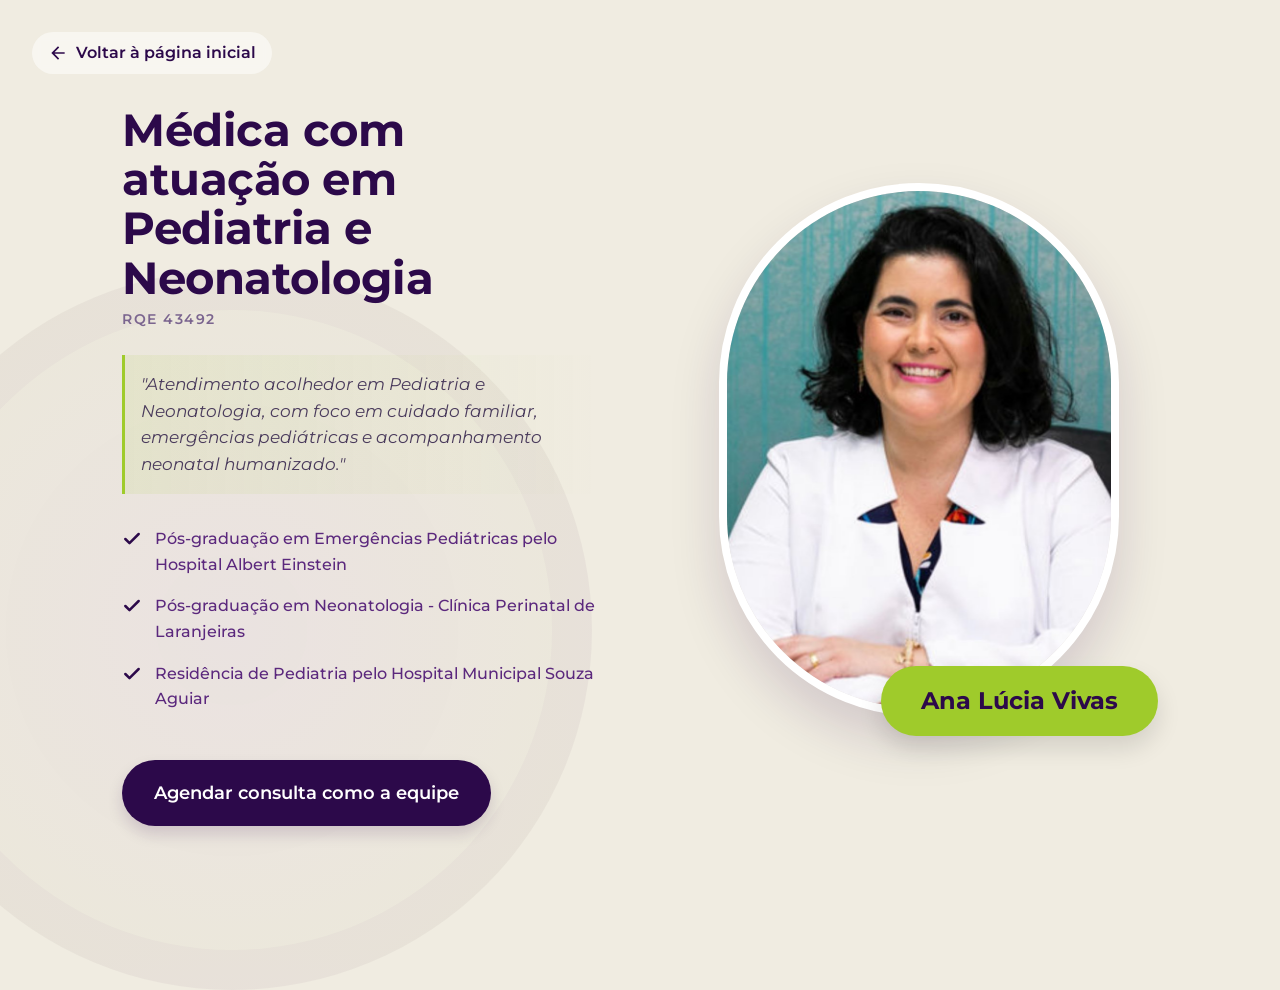
<file: equipe/ana.html>
<!DOCTYPE html>
<html lang="pt-BR">
<head>
    <meta charset="UTF-8">
    <meta name="viewport" content="width=device-width, initial-scale=1.0">
    <title>SOMA</title>
    <meta name="description" content="Conheça a Dra. Ana Lúcia Vivas, Médica com atuação em Pediatria e Neonatologia na Equipe SOMA.">
    
    <!-- Fonte Montserrat -->
    <link rel="preconnect" href="https://fonts.googleapis.com">
    <link rel="preconnect" href="https://fonts.gstatic.com" crossorigin>
    <link href="https://fonts.googleapis.com/css2?family=Montserrat:ital,wght@0,400;0,500;0,600;0,700;1,400&display=swap" rel="stylesheet">
    <link rel="stylesheet" href="doc.css">
</head>
<body>

    <!-- Botão de Voltar para a página inicial (index.html) na mesma aba -->
    <a href="../index.html" class="btn-back">
        <svg xmlns="http://www.w3.org/2000/svg" viewBox="0 0 24 24">
            <path d="M20 11H7.83l5.59-5.59L12 4l-8 8 8 8 1.41-1.41L7.83 13H20v-2z"/>
        </svg>
        Voltar à página inicial
    </a>

    <!-- Container Principal do Perfil -->
    <main class="profile-container" id="profileContainer">
        
        <!-- Coluna de Textos -->
        <section class="profile-text">
            <div class="profile-header fade-item delay-2">
                <h1>Médica com atuação em Pediatria e Neonatologia</h1>
                <!-- Espaço para o RQE/CRM (Dados reais da profissional) -->
                <p class="profile-crm">RQE 43492</p>
            </div>
            
            <p class="profile-bio fade-item delay-3">
                "Atendimento acolhedor em Pediatria e Neonatologia, com foco em cuidado familiar, emergências pediátricas e acompanhamento neonatal humanizado."
            </p>
            
            <ul class="profile-list fade-item delay-4">
                <li>Pós-graduação em Emergências Pediátricas pelo Hospital Albert Einstein</li>
                <li>Pós-graduação em Neonatologia - Clínica Perinatal de Laranjeiras</li>
                <li>Residência de Pediatria pelo Hospital Municipal Souza Aguiar</li>
            </ul>

            <!-- CTA de Alta Conversão focado nela -->
            <a href="https://wa.me/5500000000000?text=Olá!%20Gostaria%20de%20agendar%20um%20atendimento" target="_blank" rel="noopener noreferrer" class="btn-cta fade-item delay-1">
                Agendar consulta como a equipe
            </a>
        </section>

        <!-- Coluna Visual -->
        <aside class="profile-visual fade-item" id="profileVisual">
            <div class="profile-image-wrapper">
                <!-- decoding="async" melhora a performance de carregamento da página -->
                <img src="equipe/ana.jpg" alt="Retrato profissional da Dra. Ana Lúcia Vivas, Pediatra e Neonatologista" decoding="async">
            </div>
            <div class="profile-name-badge">
                Ana Lúcia Vivas
            </div>
        </aside>

    </main>

    <script src="doc.js"></script>
</body>
</html>
</file>
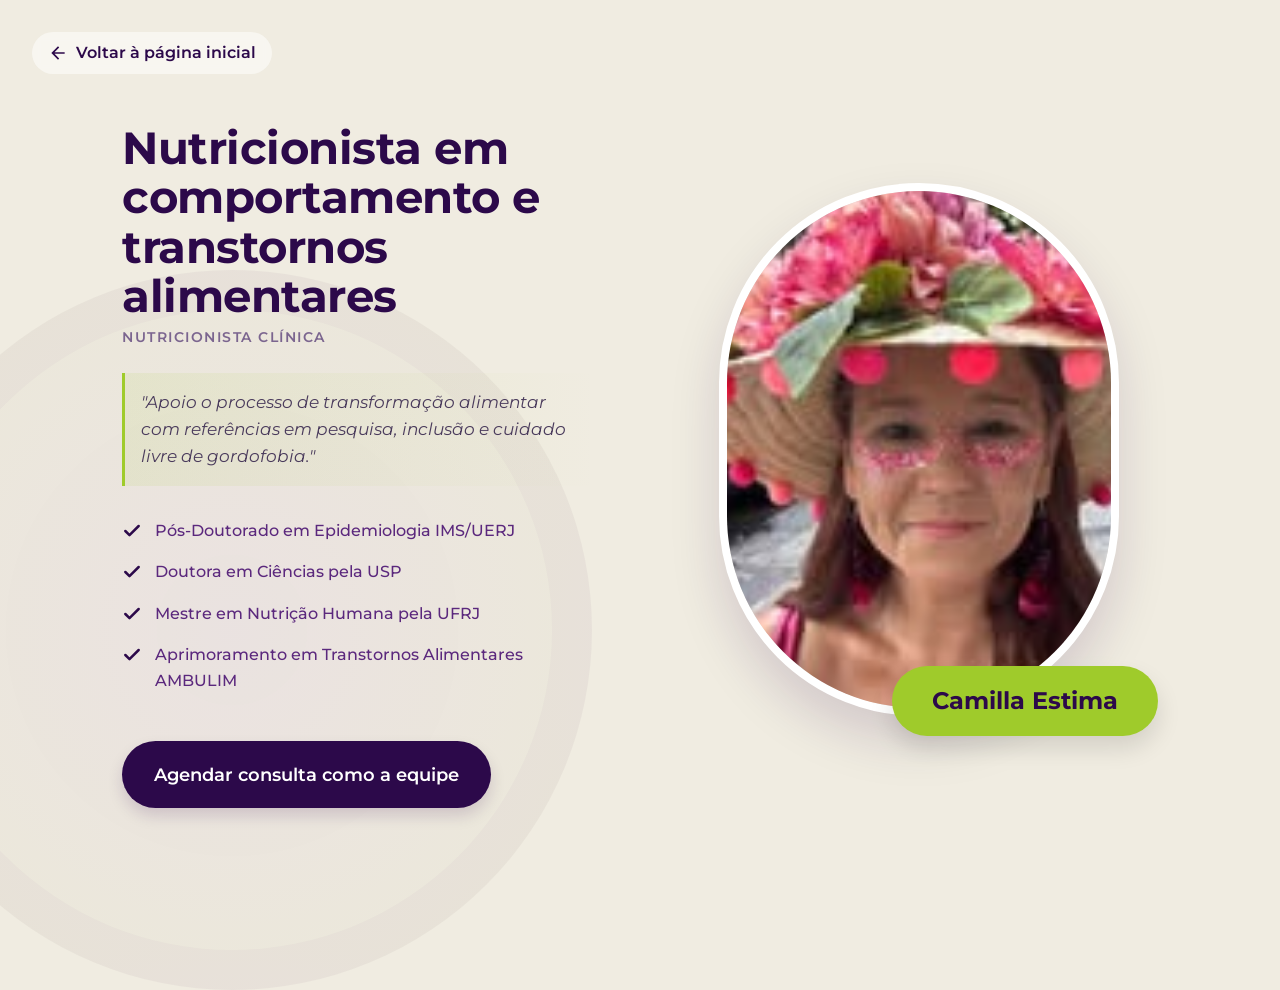
<file: equipe/camilla.html>
<!DOCTYPE html>
<html lang="pt-BR">
<head>
    <meta charset="UTF-8">
    <meta name="viewport" content="width=device-width, initial-scale=1.0">
    <title>SOMA</title>
    <meta name="description" content="Conheça Camilla Estima, Nutricionista com atuação clínica em comportamento alimentar e transtornos alimentares.">
    
    <!-- Fonte Montserrat -->
    <link rel="preconnect" href="https://fonts.googleapis.com">
    <link rel="preconnect" href="https://fonts.gstatic.com" crossorigin>
    <link href="https://fonts.googleapis.com/css2?family=Montserrat:ital,wght@0,400;0,500;0,600;0,700;1,400&display=swap" rel="stylesheet">
    <link rel="stylesheet" href="doc.css">
</head>
<body>

    <!-- Botão de Voltar para a página inicial (index.html) na mesma aba -->
    <a href="../index.html" class="btn-back">
        <svg xmlns="http://www.w3.org/2000/svg" viewBox="0 0 24 24">
            <path d="M20 11H7.83l5.59-5.59L12 4l-8 8 8 8 1.41-1.41L7.83 13H20v-2z"/>
        </svg>
        Voltar à página inicial
    </a>

    <!-- Container Principal do Perfil -->
    <main class="profile-container" id="profileContainer">
        
        <!-- Coluna de Textos -->
        <section class="profile-text">
            <div class="profile-header fade-item delay-2">
                <h1>Nutricionista em comportamento e transtornos alimentares</h1>
                <!-- Espaço para o registro profissional -->
                <p class="profile-crm">Nutricionista Clínica</p>
            </div>
            
            <p class="profile-bio fade-item delay-3">
                "Apoio o processo de transformação alimentar com referências em pesquisa, inclusão e cuidado livre de gordofobia."
            </p>
            
            <ul class="profile-list fade-item delay-4">
                <li>Pós-Doutorado em Epidemiologia IMS/UERJ</li>
                <li>Doutora em Ciências pela USP</li>
                <li>Mestre em Nutrição Humana pela UFRJ</li>
                <li>Aprimoramento em Transtornos Alimentares AMBULIM</li>
            </ul>

            <!-- CTA de Alta Conversão focado nela -->
            <a href="https://wa.me/5500000000000?text=Olá!%20Gostaria%20de%20agendar%20um%20atendimento" target="_blank" rel="noopener noreferrer" class="btn-cta fade-item delay-1">
                Agendar consulta como a equipe
            </a>
        </section>

        <!-- Coluna Visual -->
        <aside class="profile-visual fade-item" id="profileVisual">
            <div class="profile-image-wrapper">
                <!-- decoding="async" melhora a performance de carregamento da página -->
                <img src="equipe/camilla.jpg" alt="Retrato profissional de Camilla Estima, Nutricionista" decoding="async">
            </div>
            <div class="profile-name-badge">
                Camilla Estima
            </div>
        </aside>

    </main>

    <!-- Script de Interações Avançadas -->
    <script src="doc.js"></script>
</body>
</html>
</file>
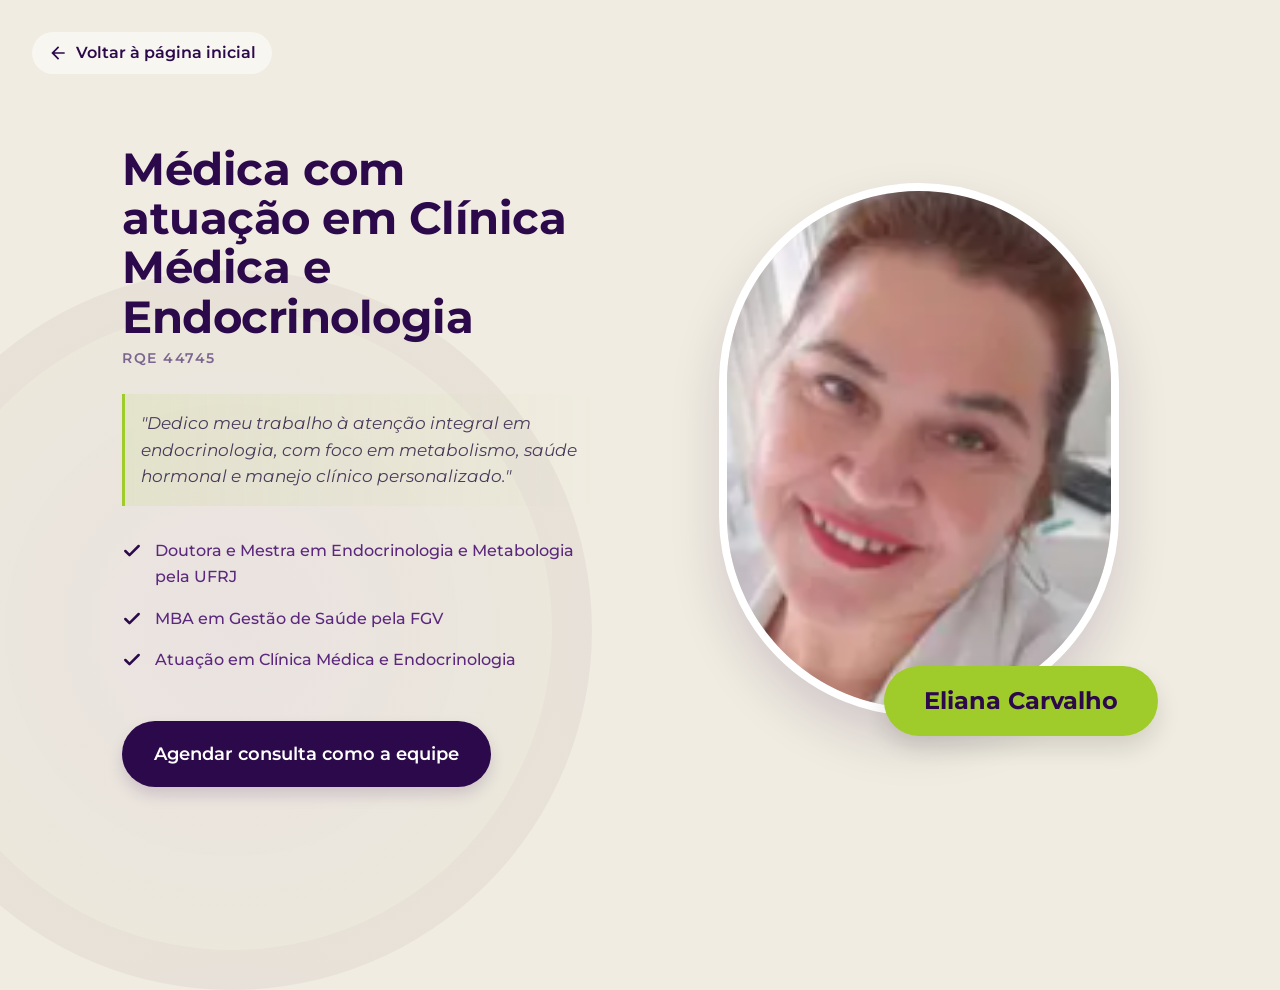
<file: equipe/eliana.html>
<!DOCTYPE html>
<html lang="pt-BR">
<head>
    <meta charset="UTF-8">
    <meta name="viewport" content="width=device-width, initial-scale=1.0">
    <title>SOMA</title>
    <meta name="description" content="Conheça a Dra. Eliana Carvalho, Médica com atuação em Clínica Médica e Endocrinologia na Equipe SOMA.">
    
    <!-- Fonte Montserrat -->
    <link rel="preconnect" href="https://fonts.googleapis.com">
    <link rel="preconnect" href="https://fonts.gstatic.com" crossorigin>
    <link href="https://fonts.googleapis.com/css2?family=Montserrat:ital,wght@0,400;0,500;0,600;0,700;1,400&display=swap" rel="stylesheet">
    <link rel="stylesheet" href="doc.css">
</head>
<body>

    <!-- Botão de Voltar para a página inicial (index.html) na mesma aba -->
    <a href="../index.html" class="btn-back">
        <svg xmlns="http://www.w3.org/2000/svg" viewBox="0 0 24 24">
            <path d="M20 11H7.83l5.59-5.59L12 4l-8 8 8 8 1.41-1.41L7.83 13H20v-2z"/>
        </svg>
        Voltar à página inicial
    </a>

    <!-- Container Principal do Perfil -->
    <main class="profile-container" id="profileContainer">
        
        <!-- Coluna de Textos -->
        <section class="profile-text">
            <div class="profile-header fade-item delay-2">
                <h1>Médica com atuação em Clínica Médica e Endocrinologia</h1>
                <!-- Espaço para o RQE/CRM (Dados reais da profissional) -->
                <p class="profile-crm">RQE 44745</p>
            </div>
            
            <p class="profile-bio fade-item delay-3">
                "Dedico meu trabalho à atenção integral em endocrinologia, com foco em metabolismo, saúde hormonal e manejo clínico personalizado."
            </p>
            
            <ul class="profile-list fade-item delay-4">
                <li>Doutora e Mestra em Endocrinologia e Metabologia pela UFRJ</li>
                <li>MBA em Gestão de Saúde pela FGV</li>
                <li>Atuação em Clínica Médica e Endocrinologia</li>
            </ul>

            <!-- CTA de Alta Conversão focado nela -->
            <a href="https://wa.me/5500000000000?text=Olá!%20Gostaria%20de%20agendar%20um%20atendimento" target="_blank" rel="noopener noreferrer" class="btn-cta fade-item delay-1">
                Agendar consulta como a equipe
            </a>
        </section>

        <!-- Coluna Visual -->
        <aside class="profile-visual fade-item" id="profileVisual">
            <div class="profile-image-wrapper">
                <!-- decoding="async" melhora a performance de carregamento da página -->
                <img src="equipe/eliana.png" alt="Retrato profissional da Dra. Eliana Carvalho, Endocrinologista" decoding="async">
            </div>
            <div class="profile-name-badge">
                Eliana Carvalho
            </div>
        </aside>

    </main>

    <!-- Script de Interações Avançadas -->
    <script src="doc.js"></script>
</body>
</html>
</file>
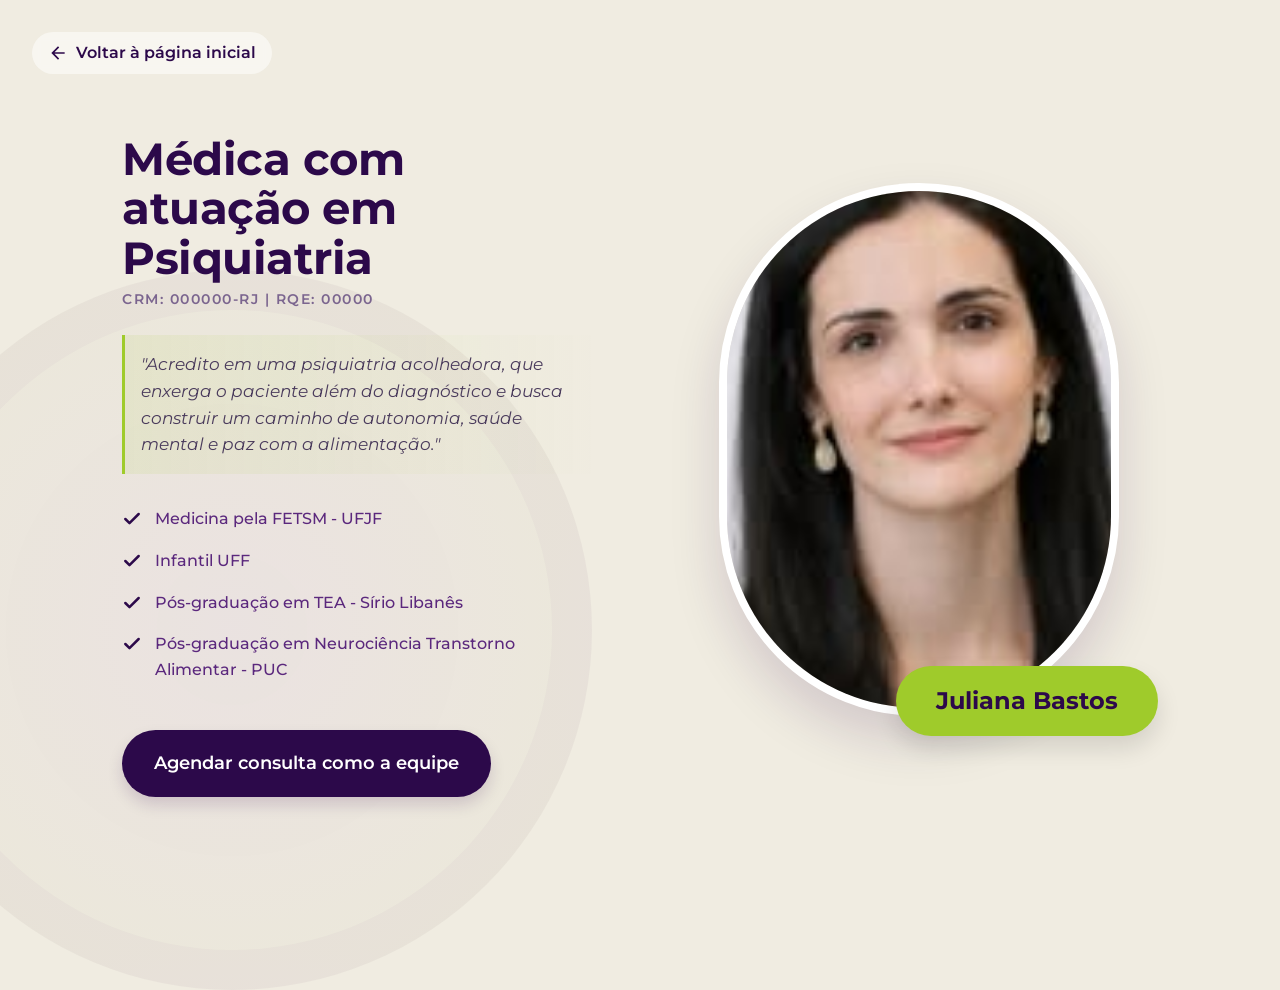
<file: equipe/juliana.html>
<!DOCTYPE html>
<html lang="pt-BR">
<head>
    <meta charset="UTF-8">
    <meta name="viewport" content="width=device-width, initial-scale=1.0">
    <title>SOMA</title>
    <meta name="description" content="Conheça a Dra. Juliana Bastos, Médica Psiquiatra da Equipe SOMA, especialista em Transtornos Alimentares e TEA.">
    
    <!-- Fonte Montserrat -->
    <link rel="preconnect" href="https://fonts.googleapis.com">
    <link rel="preconnect" href="https://fonts.gstatic.com" crossorigin>
    <link href="https://fonts.googleapis.com/css2?family=Montserrat:ital,wght@0,400;0,500;0,600;0,700;1,400&display=swap" rel="stylesheet">
    <link rel="stylesheet" href="doc.css">
</head>
<body>

    <!-- Botão de Voltar para a página inicial (index.html) na mesma aba -->
    <a href="../index.html" class="btn-back">
        <svg xmlns="http://www.w3.org/2000/svg" viewBox="0 0 24 24">
            <path d="M20 11H7.83l5.59-5.59L12 4l-8 8 8 8 1.41-1.41L7.83 13H20v-2z"/>
        </svg>
        Voltar à página inicial
    </a>

    <!-- Container Principal do Perfil -->
    <main class="profile-container" id="profileContainer">
        
        <!-- Coluna de Textos -->
        <section class="profile-text">
            <div class="profile-header fade-item delay-2">
                <h1>Médica com atuação em Psiquiatria</h1>
                <!-- Espaço para o RQE/CRM (Substitua pelos dados reais) -->
                <p class="profile-crm">CRM: 000000-RJ | RQE: 00000</p>
            </div>
            
            <p class="profile-bio fade-item delay-3">
                "Acredito em uma psiquiatria acolhedora, que enxerga o paciente além do diagnóstico e busca construir um caminho de autonomia, saúde mental e paz com a alimentação."
            </p>
            
            <ul class="profile-list fade-item delay-4">
                <li>Medicina pela FETSM - UFJF</li>
                <li>Infantil UFF</li>
                <li>Pós-graduação em TEA - Sírio Libanês</li>
                <li>Pós-graduação em Neurociência Transtorno Alimentar - PUC</li>
            </ul>

            <!-- CTA de Alta Conversão focado nela -->
            <a href="https://wa.me/5500000?text=Olá!%20Gostaria%20de%20agendar%20um%20atendimento%20com%20a%20Dra.%20Juliana." target="_blank" rel="noopener noreferrer" class="btn-cta fade-item delay-1">
                Agendar consulta como a equipe
            </a>
        </section>

        <!-- Coluna Visual -->
        <aside class="profile-visual fade-item" id="profileVisual">
            <div class="profile-image-wrapper">
                <!-- decoding="async" melhora a performance de carregamento da página -->
                <img src="equipe/juliana.jpg" alt="Retrato profissional da Dra. Juliana Bastos, Psiquiatra" decoding="async">
            </div>
            <div class="profile-name-badge">
                Juliana Bastos
            </div>
        </aside>

    </main>

    <!-- Script de Interações Avançadas -->
    <script src="doc.js"></script>
</body>
</html>
</file>
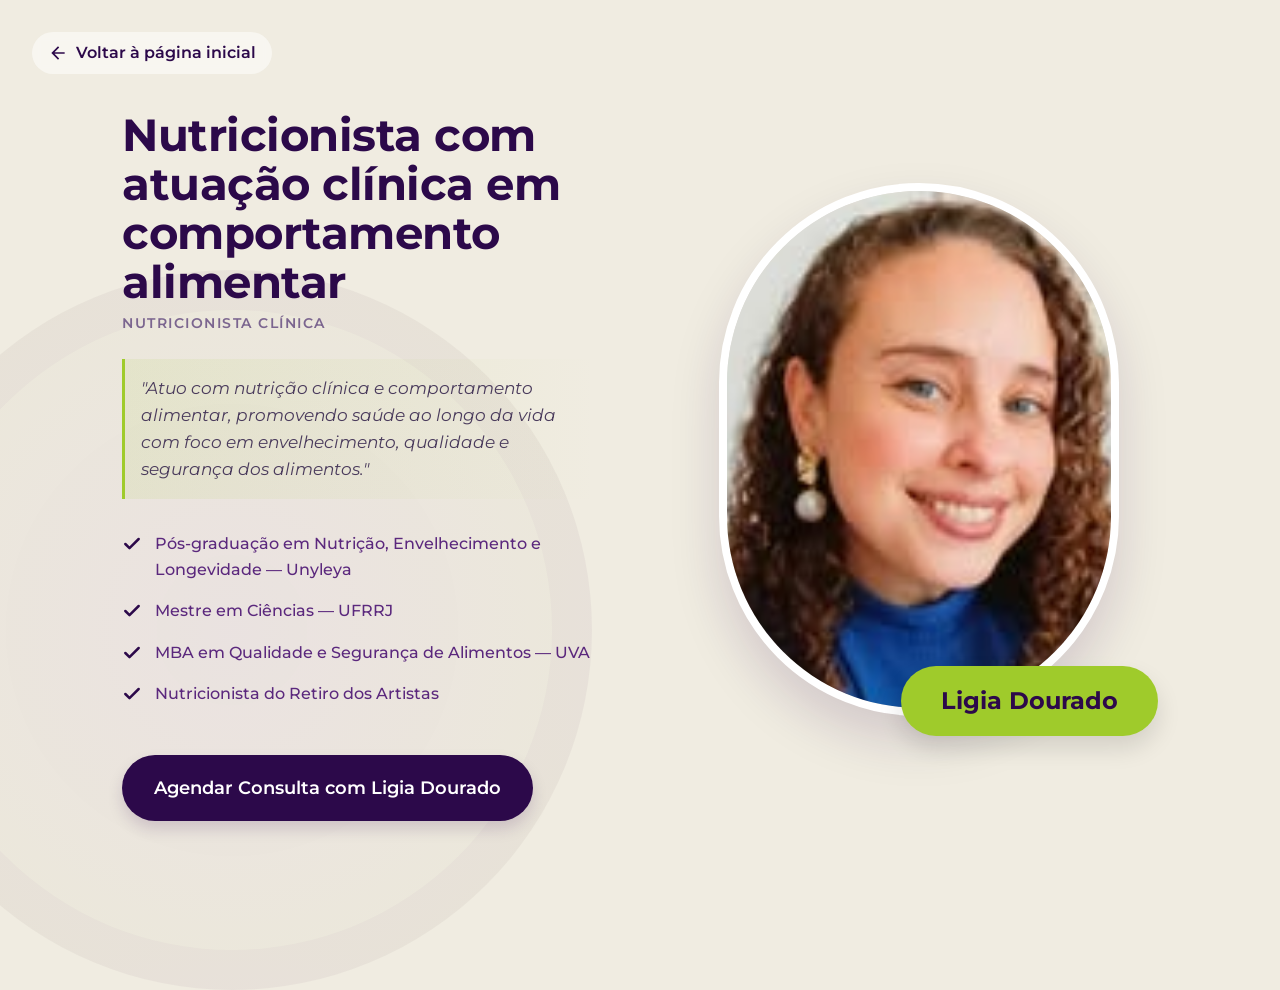
<file: equipe/ligia.html>
<!DOCTYPE html>
<html lang="pt-BR">
<head>
    <meta charset="UTF-8">
    <meta name="viewport" content="width=device-width, initial-scale=1.0">
    <title>SOMA</title>
    <meta name="description" content="Nutricionista Ligia Dourado — atendimento clínico em comportamento alimentar, envelhecimento e segurança alimentar.">
    
    <!-- Fonte Montserrat -->
    <link rel="preconnect" href="https://fonts.googleapis.com">
    <link rel="preconnect" href="https://fonts.gstatic.com" crossorigin>
    <link href="https://fonts.googleapis.com/css2?family=Montserrat:ital,wght@0,400;0,500;0,600;0,700;1,400&display=swap" rel="stylesheet">
    <link rel="stylesheet" href="doc.css">
</head>
<body>

    <!-- Botão de Voltar para a página inicial (index.html) na mesma aba -->
    <a href="../index.html" class="btn-back">
        <svg xmlns="http://www.w3.org/2000/svg" viewBox="0 0 24 24">
            <path d="M20 11H7.83l5.59-5.59L12 4l-8 8 8 8 1.41-1.41L7.83 13H20v-2z"/>
        </svg>
        Voltar à página inicial
    </a>

    <!-- Container Principal do Perfil -->
    <main class="profile-container" id="profileContainer">
        
        <!-- Coluna de Textos -->
        <section class="profile-text">
            <div class="profile-header fade-item delay-2">
                <h1>Nutricionista com atuação clínica em comportamento alimentar</h1>
                <!-- Espaço para registro/profissão -->
                <p class="profile-crm">Nutricionista Clínica</p>
            </div>
            
            <p class="profile-bio fade-item delay-3">
                "Atuo com nutrição clínica e comportamento alimentar, promovendo saúde ao longo da vida com foco em envelhecimento, qualidade e segurança dos alimentos."
            </p>
            
            <ul class="profile-list fade-item delay-4">
                <li>Pós-graduação em Nutrição, Envelhecimento e Longevidade — Unyleya</li>
                <li>Mestre em Ciências — UFRRJ</li>
                <li>MBA em Qualidade e Segurança de Alimentos — UVA</li>
                <li>Nutricionista do Retiro dos Artistas</li>
            </ul>

            <!-- CTA de Alta Conversão focado nela -->
            <a href="https://wa.me/5500000000000?text=Olá!%20Gostaria%20de%20agendar%20um%20atendimento" target="_blank" rel="noopener noreferrer" class="btn-cta fade-item delay-1">
                Agendar Consulta com Ligia Dourado
            </a>
        </section>

        <!-- Coluna Visual -->
        <aside class="profile-visual fade-item" id="profileVisual">
            <div class="profile-image-wrapper">
                <!-- decoding="async" melhora a performance de carregamento da página -->
                <img src="equipe/ligia.jpg" alt="Retrato profissional de Ligia Dourado, Nutricionista" decoding="async">
            </div>
            <div class="profile-name-badge">
                Ligia Dourado
            </div>
        </aside>

    </main>

    <!-- Script de Interações Avançadas -->
    <script src="doc.js"></script>
</body>
</html>
</file>
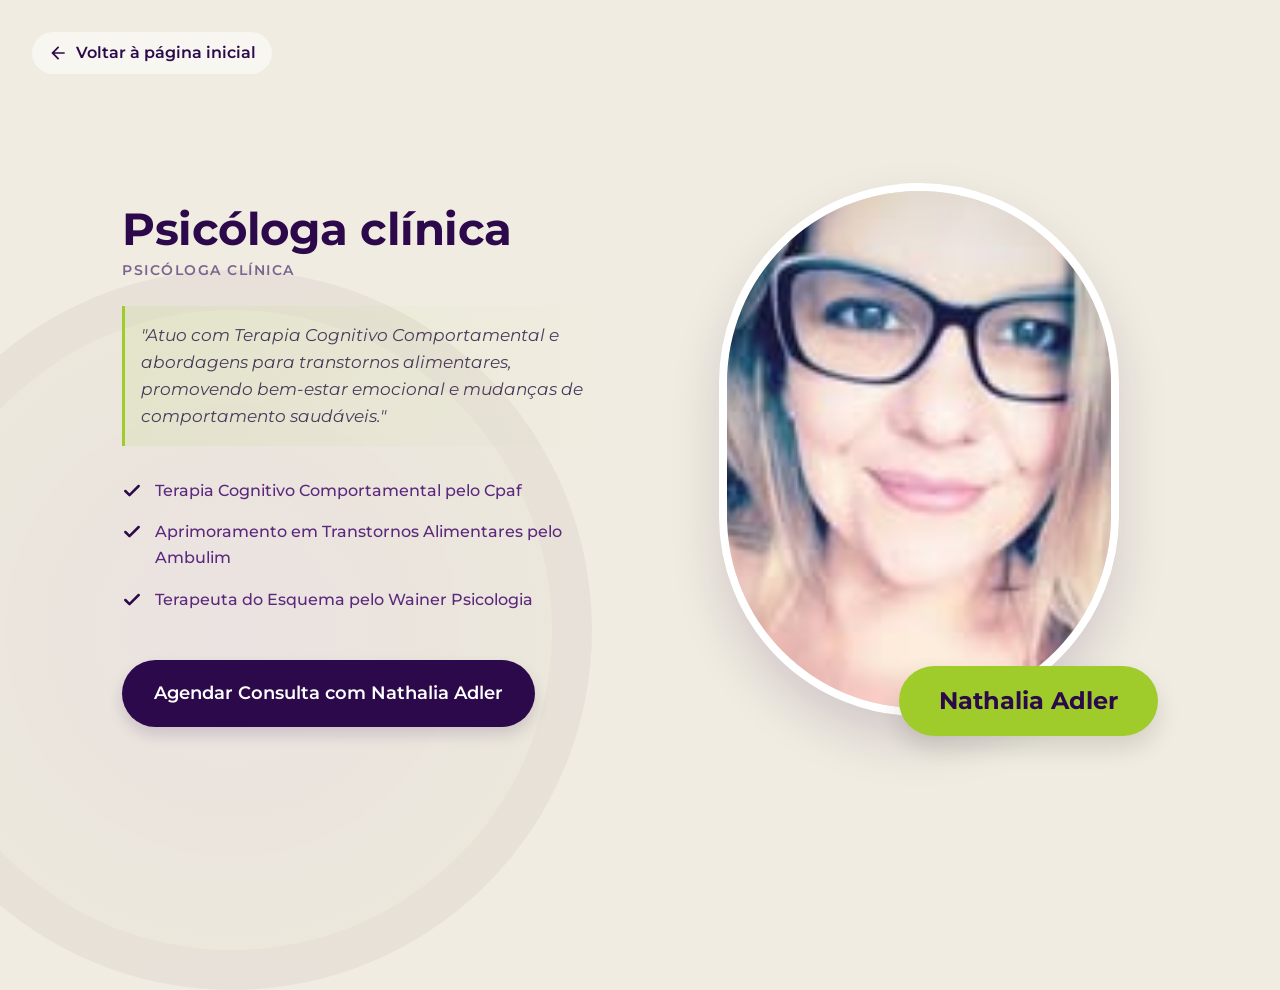
<file: equipe/nathalia.html>
<!DOCTYPE html>
<html lang="pt-BR">
<head>
    <meta charset="UTF-8">
    <meta name="viewport" content="width=device-width, initial-scale=1.0">
    <title>SOMA</title>
    <meta name="description" content="Conheça Nathalia Adler, Psicóloga Clínica com formação em Terapia Cognitivo Comportamental e Transtornos Alimentares.">
    
    <!-- Fonte Montserrat -->
    <link rel="preconnect" href="https://fonts.googleapis.com">
    <link rel="preconnect" href="https://fonts.gstatic.com" crossorigin>
    <link href="https://fonts.googleapis.com/css2?family=Montserrat:ital,wght@0,400;0,500;0,600;0,700;1,400&display=swap" rel="stylesheet">
    <link rel="stylesheet" href="doc.css">
</head>
<body>

    <!-- Botão de Voltar para a página inicial (index.html) na mesma aba -->
    <a href="../index.html" class="btn-back">
        <svg xmlns="http://www.w3.org/2000/svg" viewBox="0 0 24 24">
            <path d="M20 11H7.83l5.59-5.59L12 4l-8 8 8 8 1.41-1.41L7.83 13H20v-2z"/>
        </svg>
        Voltar à página inicial
    </a>

    <!-- Container Principal do Perfil -->
    <main class="profile-container" id="profileContainer">
        
        <!-- Coluna de Textos -->
        <section class="profile-text">
            <div class="profile-header fade-item delay-2">
                <h1>Psicóloga clínica</h1>
                <!-- Espaço para o registro profissional -->
                <p class="profile-crm">Psicóloga Clínica</p>
            </div>
            
            <p class="profile-bio fade-item delay-3">
                "Atuo com Terapia Cognitivo Comportamental e abordagens para transtornos alimentares, promovendo bem-estar emocional e mudanças de comportamento saudáveis."
            </p>
            
            <ul class="profile-list fade-item delay-4">
                <li>Terapia Cognitivo Comportamental pelo Cpaf</li>
                <li>Aprimoramento em Transtornos Alimentares pelo Ambulim</li>
                <li>Terapeuta do Esquema pelo Wainer Psicologia</li>
            </ul>

            <!-- CTA de Alta Conversão focado nela -->
            <a href="https://wa.me/5500000000000?text=Olá!%20Gostaria%20de%20agendar%20um%20atendimento" target="_blank" rel="noopener noreferrer" class="btn-cta fade-item delay-1">
                Agendar Consulta com Nathalia Adler
            </a>
        </section>

        <!-- Coluna Visual -->
        <aside class="profile-visual fade-item" id="profileVisual">
            <div class="profile-image-wrapper">
                <!-- decoding="async" melhora a performance de carregamento da página -->
                <img src="equipe/nathalia.jpg" alt="Retrato profissional de Nathalia Adler, Psicóloga Clínica" decoding="async">
            </div>
            <div class="profile-name-badge">
                Nathalia Adler
            </div>
        </aside>

    </main>

    <!-- Script de Interações Avançadas -->
    <script src="doc.js"></script>
</body>
</html>
</file>
<file: equipe/doc.css>
/* ==========================================================================
           VARIÁVEIS DE COR E ESTILO
           ========================================================================== */
        :root {
            --bg-creme: #f0ece1;       
            --roxo-soma: #2c094a;      
            --roxo-texto: #5b287d;     
            --verde-limao: #9fcb2b;
            --verde-escuro: #09472d;
            --branco: #ffffff;
            --font-main: 'Montserrat', sans-serif;
            --transition: all 0.3s ease-in-out;
        }

        /* ==========================================================================
           RESET BÁSICO
           ========================================================================== */
        * {
            margin: 0;
            padding: 0;
            box-sizing: border-box;
            /* Garante um clique limpo no mobile, sem o círculo cinza padrão */
            -webkit-tap-highlight-color: transparent;
        }
        
        body {
            font-family: var(--font-main);
            background-color: var(--bg-creme);
            color: var(--roxo-texto);
            line-height: 1.6;
            min-height: 100vh;
            display: flex;
            align-items: center;
            justify-content: center;
            position: relative;
            overflow-x: hidden;
        }

        /* Marca d'água de fundo */
        body::before {
            content: '';
            position: absolute;
            bottom: -10%;
            left: -10%;
            width: 50vw;
            height: 50vw;
            min-width: 400px;
            min-height: 400px;
            background: radial-gradient(circle, rgba(138, 43, 226, 0.05) 0%, rgba(159, 203, 43, 0.04) 100%);
            border: 40px solid rgba(91, 40, 125, 0.03);
            border-radius: 50%;
            z-index: -1;
            pointer-events: none;
        }

        /* ==========================================================================
           BOTÃO DE VOLTAR (Canto Superior Esquerdo)
           ========================================================================== */
        .btn-back {
            position: fixed;
            top: 2rem;
            left: 2rem;
            display: inline-flex;
            align-items: center;
            gap: 0.5rem;
            color: var(--roxo-soma);
            text-decoration: none;
            font-weight: 600;
            font-size: 1rem;
            padding: 0.5rem 1rem;
            border-radius: 50px;
            background-color: rgba(255, 255, 255, 0.5);
            backdrop-filter: blur(5px);
            transition: var(--transition);
            z-index: 10;
        }

        .btn-back:hover {
            background-color: var(--roxo-soma);
            color: var(--branco);
            transform: translateX(-5px);
        }

        .btn-back svg {
            width: 20px;
            height: 20px;
            fill: currentColor;
        }
        /* ==========================================================================
           CONTAINER DO PERFIL E ANIMAÇÕES
           ========================================================================== */
        .profile-container {
            width: 90vw;
            max-width: 1100px;
            padding: 4rem 2rem;
            display: grid;
            grid-template-columns: 1fr 1fr;
            gap: 5rem;
            align-items: center;
        }

        /* Classes para a entrada em cascata (Staggered Animation) */
        .fade-item {
            opacity: 0;
            transform: translateY(25px);
            transition: opacity 0.8s ease, transform 0.8s cubic-bezier(0.2, 0.8, 0.2, 1);
        }

        /* Os itens só aparecem quando a classe .loaded é adicionada via JS */
        .loaded .fade-item {
            opacity: 1;
            transform: translateY(0);
        }

        /* Atrasos individuais para gerar o efeito cascata */
        .loaded .delay-1 { transition-delay: 0.1s; }
        .loaded .delay-2 { transition-delay: 0.2s; }
        .loaded .delay-3 { transition-delay: 0.3s; }
        .loaded .delay-4 { transition-delay: 0.4s; }
        .loaded .delay-5 { transition-delay: 0.5s; }

        /* ==========================================================================
           COLUNA 1: TEXTOS (Semântica e Credibilidade)
           ========================================================================== */
        .profile-text {
            margin-top: 2rem;
            display: flex;
            flex-direction: column;
            gap: 1.5rem;
        }

        .profile-header h1 {
            color: var(--roxo-soma);
            font-size: clamp(2rem, 3.5vw, 2.8rem);
            font-weight: 700;
            line-height: 1.1;
            margin-bottom: 0.3rem;
            letter-spacing: -0.5px;
        }

        .profile-crm {
            font-size: 0.9rem;
            font-weight: 600;
            color: #7b658f;
            text-transform: uppercase;
            letter-spacing: 1.5px;
        }

        .profile-bio {
            font-size: clamp(1.05rem, 1.2vw, 1.15rem);
            font-style: italic;
            color: #4a3b5c;
            border-left: 3px solid var(--verde-limao);
            padding-left: 1rem;
            background: linear-gradient(90deg, rgba(159, 203, 43, 0.1) 0%, rgba(255,255,255,0) 100%);
            padding: 1rem;
            border-radius: 0 8px 8px 0;
        }

        .profile-list {
            list-style: none;
            display: flex;
            flex-direction: column;
            gap: 1rem;
            margin-top: 0.5rem;
        }

        .profile-list li {
            font-size: clamp(1rem, 1.1vw, 1.1rem);
            font-weight: 500;
            display: flex;
            align-items: flex-start;
            gap: 0.8rem;
        }

        /* Ícone SVG customizado para a lista */
        .profile-list li::before {
            content: '';
            display: inline-block;
            width: 20px;
            height: 20px;
            flex-shrink: 0;
            margin-top: 3px;
            background-color: var(--roxo-soma);
            /* Máscara com ícone de check moderno */
            -webkit-mask: url('data:image/svg+xml;utf8,<svg xmlns="http://www.w3.org/2000/svg" viewBox="0 0 24 24" fill="none" stroke="currentColor" stroke-width="3" stroke-linecap="round" stroke-linejoin="round"><polyline points="20 6 9 17 4 12"></polyline></svg>') no-repeat center;
            mask: url('data:image/svg+xml;utf8,<svg xmlns="http://www.w3.org/2000/svg" viewBox="0 0 24 24" fill="none" stroke="currentColor" stroke-width="3" stroke-linecap="round" stroke-linejoin="round"><polyline points="20 6 9 17 4 12"></polyline></svg>') no-repeat center;
        }

        /* Botão de Agendamento (CTA) */
        .btn-cta {
            display: inline-block;
            margin-top: 1.5rem;
            padding: 1.2rem 2rem;
            background-color: var(--roxo-soma);
            color: var(--branco);
            text-decoration: none;
            font-weight: 600;
            font-size: 1.1rem;
            border-radius: 50px;
            text-align: center;
            transition: var(--transition);
            align-self: flex-start; /* Evita que o botão ocupe 100% da largura no desktop */
            box-shadow: 0 8px 15px rgba(44, 9, 74, 0.15);
        }

        .btn-cta:hover {
            background-color: var(--verde-escuro);
            transform: translateY(-3px);
            box-shadow: 0 12px 20px rgba(44, 9, 74, 0.25);
        }

        /* ==========================================================================
           COLUNA 2: IMAGEM E NOME (Com Efeito Paralaxe)
           ========================================================================== */
        .profile-visual {
            position: relative;
            display: flex;
            justify-content: center;
            /* Preparando para o JS de Paralaxe */
            will-change: transform;
            transition: transform 0.1s ease-out; 
        }

        .profile-image-wrapper {
            position: relative;
            width: 100%;
            max-width: 400px;
            aspect-ratio: 3 / 4; 
            border-radius: 200px 200px 200px 200px;
            overflow: hidden;
            border: 8px solid var(--branco);
            box-shadow: 0 25px 50px rgba(44, 9, 74, 0.15);
            /* Cor de fundo suave caso a imagem demore a carregar */
            background-color: #e5e0d8; 
        }

        .profile-image-wrapper img {
            width: 100%;
            height: 100%;
            object-fit: cover;
            transition: transform 0.5s ease;
        }

        .profile-image-wrapper:hover img {
            transform: scale(1.03); /* Zoom super sutil ao passar o mouse */
        }

        .profile-name-badge {
            position: absolute;
            bottom: -20px;
            right: 0;
            background-color: var(--verde-limao);
            color: var(--roxo-soma);
            padding: 1rem 2.5rem;
            border-radius: 50px;
            font-size: clamp(1.2rem, 2vw, 1.5rem);
            font-weight: 700;
            box-shadow: 0 12px 24px rgba(0, 0, 0, 0.12);
            white-space: nowrap;
            z-index: 2;
        }

        /* ==========================================================================
           RESPONSIVIDADE (Celulares e Tablets)
           ========================================================================== */
        @media (max-width: 900px) {
            .profile-container {
                gap: 3rem;
            }
        }

        @media (max-width: 768px) {
            .btn-back {
                top: 1rem;
                left: 1rem;
                font-size: 0.9rem;
                padding: 0.5rem 1rem;
            }

            .profile-container {
                grid-template-columns: 1fr;
                gap: 3rem;
                padding: 6rem 1.5rem 4rem;
            }

            .profile-header h1, .profile-crm, .profile-bio {
                text-align: center;
            }

            .profile-bio {
                border-left: none;
                border-top: 3px solid var(--verde-limao);
                background: linear-gradient(180deg, rgba(159, 203, 43, 0.1) 0%, rgba(255,255,255,0) 100%);
                border-radius: 0 0 8px 8px;
            }

            .btn-cta {
                width: 100%;
                align-self: center;
            }

            .profile-image-wrapper {
                max-width: 320px;
                margin: 0 auto;
            }

            .profile-name-badge {
                right: 50%;
                transform: translateX(50%);
            }
        }
</file>
